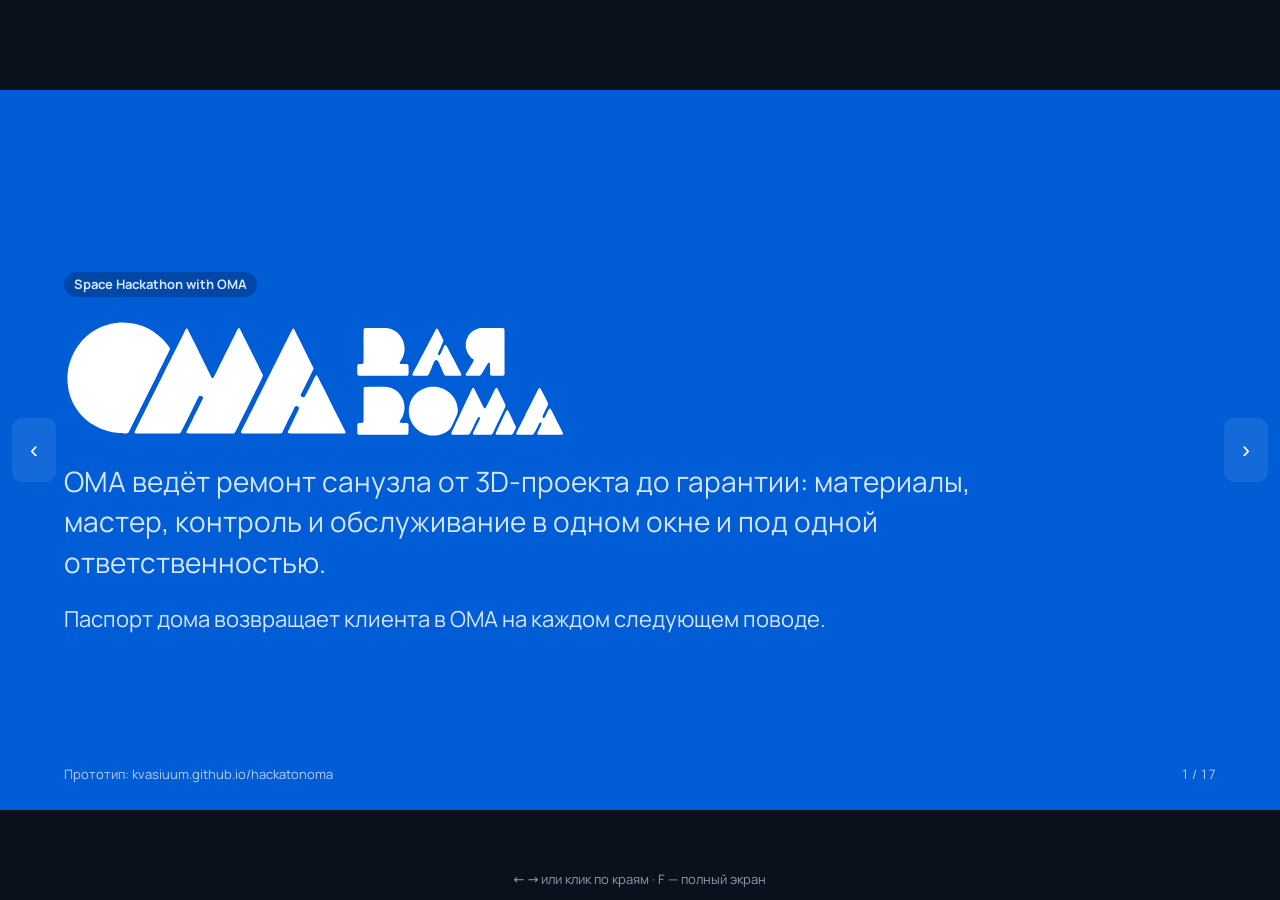
<file: slides/index.html>
<!doctype html>
<html lang="ru">
<head>
<meta charset="utf-8">
<meta name="viewport" content="width=device-width, initial-scale=1">
<title>ОМА для дома — презентация</title>
<link rel="stylesheet" href="fonts.css">
<style>
/* Layout: слайды 1280×720, масштабируются под окно; печать — один слайд на страницу.
   Один светлый вид осознанно: презентация показывается на проекторе. */
:root {
  --paper: #F3F6FB;
  --card: #FFFFFF;
  --ink: #0F1B2D;
  --muted: #5A6678;
  --line: #DCE3EE;
  --accent: #005DD6;
  --accent-deep: #0047A8;
  --accent-soft: #E3EEFC;
  --orange: #FF8200;
  --orange-ink: #1D1300;
  --warn: #9A4D00;
  --warn-soft: #FFF1E2;
  --neg: #A3AEBF;
  --f-display: "Unbounded", "Arial Black", system-ui, sans-serif;
  --f-body: "Manrope", "Segoe UI", system-ui, sans-serif;
  color-scheme: light;
}
* { box-sizing: border-box; }
html, body { margin: 0; height: 100%; background: #0A111D; }
body { font: 18px/1.45 var(--f-body); color: var(--ink); -webkit-font-smoothing: antialiased; overflow: hidden; }
.deck { position: fixed; inset: 0; display: grid; place-items: center; }
.slide {
  position: absolute; width: 1280px; height: 720px; background: var(--paper);
  padding: 56px 64px 48px; display: none; flex-direction: column; gap: 22px;
  transform-origin: center center; overflow: hidden;
}
.slide.on { display: flex; }
.num { position: absolute; right: 64px; bottom: 26px; font-size: 13px; color: var(--muted); font-variant-numeric: tabular-nums; }
.foot { position: absolute; left: 64px; bottom: 26px; font-size: 13px; color: var(--muted); }
h1 { font: 700 64px/1.05 var(--f-display); margin: 0; letter-spacing: -0.01em; }
h2 { font: 700 34px/1.15 var(--f-display); margin: 0; text-wrap: balance; max-width: 1050px; }
.lead { font-size: 22px; color: var(--muted); margin: 0; max-width: 900px; }
p { margin: 0; }
.muted { color: var(--muted); }
.small { font-size: 15px; }
.accent { color: var(--accent); }
.grid { display: grid; gap: 16px; }
.g2 { grid-template-columns: 1fr 1fr; }
.g3 { grid-template-columns: repeat(3, 1fr); }
.g4 { grid-template-columns: repeat(4, 1fr); }
.box { background: var(--card); border: 1px solid var(--line); border-radius: 14px; padding: 18px 20px; display: flex; flex-direction: column; gap: 8px; min-width: 0; }
.box b { font-size: 18px; }
.box.hl { background: var(--accent); border-color: var(--accent); color: #fff; }
.box.hl .muted { color: #D6E5FB; }
.box.or { background: var(--orange); border-color: var(--orange); color: var(--orange-ink); }
.logo { display: inline-flex; align-items: flex-end; gap: .3em; }
.logo svg { height: 1em; width: auto; display: block; flex: none; }
.logo span { font: 700 1.47em/1 var(--f-body); letter-spacing: -.01em; white-space: nowrap; }
.big { font: 700 40px/1 var(--f-display); font-variant-numeric: tabular-nums; white-space: nowrap; }
.box .tag { align-self: flex-start; }
td.v { text-align: right; white-space: nowrap; }
table { border-collapse: collapse; width: 100%; font-size: 15.5px; }
th { text-align: left; font-size: 13px; color: var(--muted); font-weight: 600; padding: 6px 10px; border-bottom: 2px solid var(--ink); }
td { padding: 7px 10px; border-bottom: 1px solid var(--line); vertical-align: top; }
td.c, th.c { text-align: center; }
.yes { color: var(--accent); font-weight: 700; }
.no { color: var(--muted); }
.quote { border-left: 0; background: var(--card); border-radius: 12px; padding: 12px 16px; font-size: 16px; }
.quote span { display: block; font-size: 13px; color: var(--muted); margin-top: 4px; }
.phones { display: flex; gap: 18px; align-items: flex-start; }
.phones figure { margin: 0; display: flex; flex-direction: column; gap: 8px; width: 214px; }
.phones img { width: 214px; height: 463px; object-fit: cover; object-position: top; border-radius: 22px; border: 6px solid #1B221E; display: block; }
.phones figcaption { font-size: 14px; color: var(--muted); }
.flow { display: flex; align-items: stretch; gap: 10px; }
.flow .box { flex: 1; }
.arrow { align-self: center; color: var(--muted); font-size: 22px; }
.tag { display: inline-block; font-size: 13px; font-weight: 700; padding: 3px 10px; border-radius: 999px; background: var(--accent-soft); color: var(--accent); }
.tag.warn { background: var(--warn-soft); color: var(--warn); }
ul.clean { margin: 0; padding-left: 20px; display: grid; gap: 6px; }
.cover { background: var(--accent); color: #fff; justify-content: center; }
.cover .lead { color: #D6E5FB; }
.cover .num, .cover .foot { color: #B7CDF2; }
.chart text { font-family: var(--f-body); fill: var(--ink); }
.chart .lbl { font-size: 13px; fill: var(--muted); }
.chart .val { font-size: 15px; font-weight: 700; }
.hint { position: fixed; bottom: 12px; left: 50%; transform: translateX(-50%); color: #8C9AB0; font: 13px var(--f-body); }
.nav-btn { position: fixed; top: 50%; transform: translateY(-50%); background: rgba(255,255,255,.08); color: #fff; border: 0; width: 44px; height: 64px; border-radius: 10px; font-size: 24px; cursor: pointer; }
.nav-btn:focus-visible { outline: 2px solid #4D8FF0; }
.prev { left: 12px; } .next { right: 12px; }
@media print {
  @page { size: 1280px 720px; margin: 0; }
  html, body { background: none; overflow: visible; height: auto; }
  .deck { position: static; display: block; }
  .slide { display: flex !important; position: relative; transform: none !important; page-break-after: always; break-after: page; }
  .hint, .nav-btn { display: none; }
}
</style>
</head>
<body>
<div class="deck" id="deck">

<section class="slide cover">
  <span class="tag" style="align-self:flex-start;background:var(--accent-deep);color:#D6E5FB">Space Hackathon with OMA</span>
  <h1 style="margin:0"><svg viewBox="0 0 1269 303" role="img" aria-label="ОМА для дома" style="height:120px;width:auto;display:block;color:#fff"><path fill="currentColor" fill-rule="evenodd" d="M 141.2 9 C 140.4 9.1 138.1 9.3 136.1 9.5 C 110.1 11.4 81.6 23.2 60.8 40.6 C 58.8 42.3 56.3 44.4 55.2 45.3 C 52.7 47.2 47.4 52.7 43.3 57.4 C 28.8 74.2 18.8 93.2 12.9 115.8 C 11.2 122.2 9.9 130.8 8.7 143.2 C 8.4 146.5 8.6 158.3 9 160.4 C 9.1 161.1 9.3 163.1 9.5 165 C 13.4 213.7 45.7 257.5 91.5 276.2 C 96.5 278.2 102.5 280.5 104 280.9 C 104.9 281.1 106.9 281.7 108.4 282.1 C 114.1 283.9 119.9 285.3 127.4 286.6 C 133.2 287.7 149.1 289 156.5 289 C 159.5 289 160.5 288.7 161.9 287.5 L 163 286.5 173.9 264.5 C 179.9 252.5 186.9 238.5 189.4 233.5 C 191.9 228.5 197.5 217.3 201.9 208.6 C 206.2 200 213.1 186.2 217.2 178.1 C 221.2 170 226.4 159.8 228.6 155.4 C 230.8 151 233.4 145.8 234.4 143.8 C 235.3 141.8 243 126.3 251.5 109.4 C 268.1 76.1 267.5 77.3 267.5 75.3 C 267.5 73 267 72.2 261.8 65.5 C 233.9 29.1 192.9 8.6 148.5 8.8 C 145.4 8.8 142.1 8.9 141.2 9 M 760.5 22.7 C 759.4 23 758.3 23.6 757.7 24.2 C 756.6 25.5 756.6 23.4 756.5 68 L 756.4 110.1 755.9 110.9 C 754.8 113 753.4 113.5 748.7 113.5 C 740.6 113.5 740.4 113.9 740.5 129.3 L 740.6 139.6 741.2 140.6 C 741.8 141.9 742.4 142.3 743.6 142.9 L 744.6 143.4 804.8 143.4 C 871 143.5 867 143.6 868.7 141.9 C 870.1 140.4 870.2 139.8 870.2 128.7 C 870.2 116.5 870.1 115.7 867.5 114.2 L 866.4 113.6 858 113.5 C 849.3 113.4 848.9 113.3 848.1 112.3 C 847.2 111.2 847.6 110.1 850.6 105.7 C 873.3 72.5 852.8 25.8 814.1 22.7 C 810.7 22.5 761.8 22.5 760.5 22.7 M 1054.4 22.7 C 1036 23.7 1020.8 36.4 1015.6 55.1 L 1014.6 58.6 1014.6 65.4 L 1014.6 72.1 1015.6 75.9 C 1018.1 85.5 1023.1 93.9 1029.2 98.8 C 1030.4 99.6 1031.9 100.8 1032.5 101.3 C 1035.1 103.3 1035.1 104.9 1032.8 108.8 C 1030.9 112.2 1025.9 120.3 1023.5 124.2 C 1022 126.7 1015.4 137.8 1014.8 138.8 C 1014 140.3 1014.5 142.2 1015.8 142.9 L 1016.6 143.4 1033 143.4 L 1049.4 143.4 1050.5 142.8 C 1052.6 141.8 1055.4 137.9 1059.8 129.6 C 1060.9 127.5 1065.1 120.4 1069.3 113.5 C 1071.5 109.9 1073.5 108.8 1074.8 110.5 C 1075.7 111.7 1075.7 112.9 1075.7 126 C 1075.8 141.3 1075.8 141.5 1078.7 142.9 L 1079.6 143.4 1094.2 143.4 L 1108.9 143.4 1110.1 142.7 C 1110.8 142.2 1111.4 141.6 1111.8 140.9 L 1112.4 139.9 1112.4 83.6 C 1112.5 43.1 1112.4 27.1 1112.2 26.2 C 1111.9 24.8 1111 23.7 1109.8 23.1 L 1108.9 22.6 1082.2 22.6 C 1067.6 22.6 1055.1 22.7 1054.4 22.7 M 440.6 23.1 C 439.6 23.6 438.5 25.1 436.8 28.8 C 435.4 31.7 418.8 65.2 399.2 104.8 C 394.3 114.6 387.6 128.1 384.3 134.8 C 377.4 148.9 376.6 149.9 374.5 149 C 373.1 148.4 372.9 148.1 358.4 118.4 C 343.7 88.2 312.2 25.5 311.5 24.9 C 310.5 24.1 309.6 24.1 308.5 24.8 L 307.6 25.4 301.5 37.6 C 268.5 103.4 257.7 124.9 254 132.5 C 248.4 144.1 232.8 175.5 202.7 235.6 C 187 267.2 178.2 285 178.1 285.7 C 177.9 287 178.5 288.2 179.7 288.7 L 180.6 289.1 236 289.1 L 291.4 289.1 292.6 288.5 C 293.2 288.2 294.2 287.5 294.7 286.9 C 295.4 286 314.2 248.8 323.1 230.4 C 324.4 227.8 327.5 221.3 330.1 216.1 C 332.7 210.9 336 204.3 337.4 201.4 C 340.1 195.8 341.2 194.2 342.7 193.7 C 345.1 192.9 349.7 195 350.8 197.4 L 351.3 198.5 351 199.8 C 350.8 201.1 347.2 208.3 324.7 253.6 C 309.2 285 309.4 284.5 309.3 285.9 L 309.2 287.2 310 288.1 C 311.3 289.3 308.3 289.3 370.8 289.2 L 427.9 289.1 429.3 288.4 C 431.3 287.5 432.2 286 435.3 279.6 C 436.7 276.7 439.3 271.5 441.1 268 C 442.9 264.5 446.3 257.6 448.8 252.6 C 454.5 241.2 456.4 237.3 463.6 223 C 505 140.7 503.4 144.2 501.3 139.6 C 499.9 136.6 473.5 83.2 458.6 53.4 C 452 40.2 446.1 28.3 445.4 27 C 443.7 23.5 442.3 22.3 440.6 23.1 M 578.3 24.4 C 577.1 24.7 575.5 27.8 552.2 74.4 C 539 100.9 516.4 146.1 502 174.9 C 487.7 203.6 472.7 233.5 468.9 241.2 C 465 249 460.4 258.2 458.7 261.6 C 448.8 281 447.2 284.4 447.1 285.8 L 446.9 287.1 447.6 287.9 C 448.8 289.3 446.9 289.2 498.1 289.2 C 551 289.3 547.8 289.4 549.8 287.6 L 551.1 286.4 557.9 272.5 C 561.7 264.9 567.9 252.3 571.7 244.6 C 575.6 236.9 579.4 229.1 580.3 227.1 C 583.7 219.6 585.2 218.6 589.9 220.9 C 595.1 223.5 595.1 223.7 587 240.1 C 584.2 245.8 580.7 253 579.2 256.1 C 577.7 259.3 574 266.9 570.9 273.1 L 565.4 284.4 565.3 285.8 L 565.2 287.2 566 288.1 C 567.3 289.3 563.1 289.3 638.8 289.2 L 708.4 289.1 709.1 288.8 C 710.3 288.2 710.8 287.2 710.8 285.9 L 710.8 284.7 700.9 264.9 C 695.4 254 690.8 245 690.7 244.9 C 690.6 244.6 684.8 233.2 656 175.5 C 639 141.5 639.3 142 637.5 142 C 635.8 142 635.3 142.9 625.6 162 C 608.1 196.5 608.6 195.5 607.4 196.7 L 606.3 197.8 605 197.8 C 602.3 197.8 598 194.9 597.6 192.9 C 597.3 191.5 597.8 190.4 601.7 182.8 C 603.8 178.8 606.8 172.9 608.5 169.5 C 610.2 166.1 614.9 156.9 618.9 148.9 C 630.1 127.1 630.7 125.8 629.9 123.2 C 629.5 121.7 582.7 28 581.5 26.2 C 580.9 25.3 579.4 24.1 579 24.3 C 578.9 24.3 578.6 24.4 578.3 24.4 M 939.9 25.3 C 939.3 26 938.2 27.7 937.2 29.5 C 936.4 31.2 934.8 34.1 933.8 36 C 932.8 37.9 930.9 41.5 929.6 44.1 C 928.3 46.7 926.2 50.8 924.9 53.1 C 923.7 55.5 921.5 59.6 920.1 62.2 C 918.7 64.9 916.7 68.8 915.6 70.9 C 914.5 72.9 912 77.5 910.2 81.1 C 906.4 88.5 900.5 99.6 899.6 101.1 C 899.3 101.7 897.1 105.9 894.7 110.5 C 892.4 115.1 889.6 120.3 888.6 122.1 C 879.3 138.9 878.4 141.5 881.2 142.9 L 882.1 143.4 899.5 143.4 L 916.9 143.4 918.1 142.9 C 920.3 142.1 921.7 139.6 924.9 131.4 C 925.2 130.7 926.3 128 927.4 125.4 C 928.4 122.8 929.9 119.2 930.5 117.5 C 934.3 108.1 936 104.8 937.7 103.9 C 941 102.2 944.2 104.3 946.4 109.6 C 947 111.3 947.9 113.2 948.3 114 C 948.6 114.8 949.7 117.3 950.7 119.6 C 951.7 122 953.1 125.1 953.8 126.6 C 954.5 128.1 955.9 131.4 957 133.9 C 961.5 144.4 958.8 143.4 982.5 143.4 L 1001.1 143.4 1001.9 142.9 C 1004.5 141.5 1004.4 140.7 999.3 131.2 C 997.5 127.8 993.6 120.4 990.6 114.6 C 987.6 108.8 984 101.9 982.5 99.1 C 981 96.4 977.8 90.3 975.4 85.6 C 965.6 66.6 965 65.5 962.9 65.5 C 961.2 65.5 961 65.7 955.1 79.1 C 949.9 90.8 948.8 92.2 946 91 C 943.7 90.1 943.7 88.3 946 83.4 C 949.2 76.4 955.9 60.9 957.4 56.8 C 958.6 53.6 958.6 53.7 947.7 32.6 C 943.1 23.7 942.2 22.9 939.9 25.3 M 926.1 171.3 C 898.5 174.8 876.3 194.5 872.2 219.3 C 871.9 220.6 871.5 223.1 871.2 225 C 869.9 232.6 870.9 242.9 874 252.1 C 879 267.5 890.2 280.6 904.6 287.8 C 910.3 290.6 915.4 292.3 920.9 293.3 C 927.9 294.5 928.1 294.6 933.9 294.4 L 939.4 294.3 943.9 293.4 C 956.5 290.9 969.9 284 975.4 277 C 976.6 275.5 981.3 266.2 984.1 259.8 C 984.6 258.7 986.4 254.8 988.2 251.1 C 994.2 238.5 994.7 237 994.4 228.6 C 993.7 202.4 974.9 179.7 948.1 172.8 L 943.9 171.8 938.3 171.3 C 931.7 170.7 930.7 170.7 926.1 171.3 M 777.8 171.2 L 759.9 171.4 759.1 171.8 C 758.3 172.3 757.5 173.1 757 174 C 756.7 174.5 756.6 181.7 756.5 216.8 L 756.4 258.9 755.8 259.9 C 755.5 260.4 754.8 261.2 754.3 261.5 L 753.4 262.1 748.9 262.3 C 743.4 262.4 742.4 262.8 741.2 265.1 L 740.6 266.1 740.6 277.4 L 740.6 288.6 741.2 289.8 C 741.8 291.1 742.8 291.9 744.1 292.3 C 744.6 292.4 768.1 292.5 805.5 292.5 L 866 292.5 867 292.1 C 869.9 290.9 870 290.4 870 277 L 870 266.1 869.5 265.1 C 868.4 262.7 866.8 262.3 856.2 262.3 C 846.4 262.2 845.7 261.4 849.9 255.1 C 862.8 235.9 863.2 212.2 851 193.6 C 843.4 182.2 832.4 175 817.6 172 C 815.2 171.5 802.7 170.9 797.4 171.1 C 796.4 171.1 787.6 171.2 777.8 171.2 M 1032.2 174.1 C 1031.2 174.7 1029.8 177.3 1024.8 188.1 C 1023.9 190.1 1021.9 194.3 1020.4 197.5 C 1014.1 210.4 1011.1 216.8 1009.6 220.2 C 1007.9 224 1006.3 227.3 1001.1 238.5 C 997.1 246.9 994 253.5 988.9 264.8 C 986.6 269.7 984 275.2 983.1 277.1 C 977.6 288 976.9 290.6 979.3 291.9 L 980.1 292.4 1000.5 292.4 L 1020.9 292.5 1022.3 291.8 C 1024.3 290.7 1027.2 285.8 1034.6 270.1 C 1045 248.3 1046.1 246.5 1049 248 C 1051.4 249.3 1050.9 251.1 1044.8 263.5 C 1031.1 291.4 1031.5 290.4 1034.3 291.9 L 1035.1 292.4 1056.9 292.4 L 1078.6 292.4 1079.4 292 C 1081.5 290.8 1082.3 289.5 1086.4 280.8 C 1088 277.2 1091 270.9 1093 266.8 C 1095 262.6 1097.7 257 1098.9 254.5 C 1100.1 252 1102.5 246.9 1104.3 243.2 C 1113.6 224 1114.8 221.1 1114.8 218.8 C 1114.8 216.4 1114.8 216.3 1100.4 187.5 C 1091.5 169.7 1092 169.8 1084.5 185.2 C 1082 190.3 1079.2 196 1078.1 198 C 1077.1 200 1073.8 206.5 1070.9 212.4 C 1064.6 225.2 1064.7 224.9 1063.6 225.4 L 1062.8 225.8 1061.9 225.4 C 1061.1 225.1 1059.2 222.7 1059.2 222.1 C 1059.2 221.8 1036.3 176 1035.7 175.2 C 1034.8 173.9 1033.4 173.5 1032.2 174.1 M 1200.1 174.5 C 1199.1 174.9 1198.4 176.1 1194.1 184.6 C 1187.8 197.1 1175.8 220.9 1164.1 244.1 C 1158.6 255.1 1151.3 269.5 1148 276.1 L 1141.9 288.2 1141.9 289.3 C 1141.9 290.9 1142.8 291.9 1144.5 292.2 C 1146.3 292.6 1182.3 292.6 1183.6 292.2 C 1185.9 291.6 1189.8 284.9 1197.9 267.6 C 1199.3 264.7 1200.2 263.1 1200.8 262.4 L 1201.8 261.5 1202.9 261.5 C 1206.6 261.5 1206.6 264 1203 271.5 C 1194 290.5 1193.9 290.5 1196.6 291.9 L 1197.4 292.4 1226.8 292.4 C 1259.2 292.5 1258 292.6 1259.2 291.3 L 1260.1 290.5 1259.9 289.1 L 1259.8 287.8 1249.7 267.7 C 1244.2 256.7 1237.4 243.2 1234.7 237.8 C 1226.4 221.2 1227 221.1 1217.4 241.5 C 1213.7 249.3 1213.1 250 1210.8 250 C 1207.7 250 1207.5 247.3 1210.1 241.8 C 1211 239.9 1213.7 234.2 1216.1 229.1 C 1218.6 224 1221 219 1221.4 217.9 L 1222.3 216 1222.2 214.1 L 1222.1 212.2 1215.8 199.7 C 1202.7 173.8 1202.5 173.5 1200.1 174.5 M 1118.1 230.2 C 1117.2 230.8 1115.9 233.2 1113.6 238.4 C 1112.9 240.2 1111.8 242.3 1111.4 243.1 C 1110.9 244 1109.5 246.9 1108.2 249.8 C 1106.9 252.6 1104.2 258.2 1102.3 262.2 C 1100.3 266.2 1098.8 269.6 1098.8 269.7 C 1098.8 269.7 1097.1 273.2 1095 277.5 C 1087.1 293.8 1085.6 292.6 1112.1 292.5 L 1130.4 292.4 1131.4 291.8 C 1133.1 290.9 1134 289.6 1137.5 282.3 L 1140.9 275.4 1140.9 273.5 L 1140.9 271.6 1138.3 266.4 C 1136.9 263.5 1134.3 258 1132.5 254.1 C 1121 229.6 1120.5 228.8 1118.1 230.2"/></svg></h1>
  <p class="lead" style="font-size:28px;max-width:980px">ОМА ведёт ремонт санузла от 3D-проекта до гарантии: материалы, мастер, контроль и обслуживание в одном окне и под одной ответственностью.</p>
  <p class="lead">Паспорт дома возвращает клиента в ОМА на каждом следующем поводе.</p>
  <span class="foot">Прототип: kvasiuum.github.io/hackatonoma</span><span class="num"></span>
</section>

<section class="slide">
  <h2>Магазин помогает купить, но не помогает сделать</h2>
  <p class="lead">Из 7 этапов пути клиента ОМА сопровождает только покупку. На остальных клиент остаётся один — и именно там он уходит.</p>
  <div class="grid g3">
    <div class="quote">«Почему один просит 1000, а другой 3000? Мастер даёт свой список материалов, и я не понимаю, зачем там эти позиции»<span>Этап 2 · смета и подрядчик</span></div>
    <div class="quote">«Мастер снова просит докупить. Как я проверю, правильно ли он кладёт плитку?»<span>Этап 5 · работы</span></div>
    <div class="quote">«Кто виноват — мастер, который плохо положил, или магазин, который продал плохой клей?»<span>Этап 6 · приёмка</span></div>
  </div>
  <div class="box" style="margin-top:6px">
    <b>Корневая причина («5 почему» из методологии ОМА)</b>
    <p>Магазин ориентирован на продажу, а не на помощь в планировании и выполнении. Клиенту нужен проводник, а не продавец.</p>
  </div>
  <span class="foot">Цитаты — из материалов ОМА «Исследование пользователя и подтверждение проблемы»</span><span class="num"></span>
</section>

<section class="slide">
  <h2>Для кого: частные клиенты ОМА, а работы делают бригады-партнёры</h2>
  <div class="grid g2">
    <div class="box hl"><span class="tag" style="align-self:flex-start;background:var(--accent-deep);color:#D6E5FB">Основной</span><b>A. «Первый серьёзный ремонт»</b><p class="small muted">капитальный ремонт санузла · комфорт · новичок · омниканальность</p><p>Боится ошибиться в расчёте, нанять не того мастера и сорвать сроки. Покупает проект «материалы + работы».</p></div>
    <div class="box"><b>B. «Сделаю сам, но правильно»</b><p class="small muted">косметический ремонт · эконом · опытный · онлайн и самовывоз</p><p>Нужны точный расчёт, одна партия плитки, инструмент и способ довезти.</p></div>
    <div class="box"><b>C. «Точечная задача»</b><p class="small muted">обустройство · комфорт · любой опыт · онлайн</p><p>Поставить смеситель, повесить полку, собрать шкаф — без поиска мастера на час работы.</p></div>
    <div class="box" style="border-style:dashed"><b>Партнёры: бригады и ИП (B2B)</b><p class="small muted">уже покупают материалы в OMA PRO</p><p>Не пользователи сервиса, а исполнители. Получают поток заказов, материалы к сроку и оплату за этап. Клиенту бригада видна как «партнёр ОМА».</p></div>
  </div>
  <span class="num"></span>
</section>

<section class="slide">
  <h2>Почему санузел и почему ОМА может это сделать уже сейчас</h2>
  <div class="grid g2" style="align-items:start">
    <div class="box">
      <b>Санузел — самая нервная часть ремонта</b>
      <ul class="clean">
        <li>Расчёт плитки с подрезкой, клей, затирка, гидроизоляция</li>
        <li>Оттенок плитки должен быть из одной партии</li>
        <li>Ошибка видна годами и стоит переделки</li>
        <li>У ОМА уже есть вход: бесплатный 3D-проект ванной и Центр дизайна плитки</li>
      </ul>
    </div>
    <div class="grid g2">
      <div class="box"><span class="big">70 000+</span><span class="muted small">SKU в наличии</span></div>
      <div class="box"><span class="big">4 000+</span><span class="muted small">юрлиц в месяц в OMA PRO — будущие бригады-партнёры</span></div>
      <div class="box"><span class="big">800 тыс.+</span><span class="muted small">участников «Баланс»</span></div>
      <div class="box"><span class="big">28 + 8</span><span class="muted small">магазинов ОМА и «ОМА КСТАТИ»</span></div>
    </div>
  </div>
  <p class="muted small">Плюс сервисы, которые сейчас не связаны в один сценарий: персональный менеджер, 3D-конструктор кухни, аренда инструмента и прицепа, сервисный центр.</p>
  <span class="foot">Цифры — корпоративная презентация ОМА 2027</span><span class="num"></span>
</section>

<section class="slide">
  <h2>Мастера у ОМА уже есть. Новое — ОМА отвечает за результат</h2>
  <table>
    <thead><tr><th>Есть сейчас (oma.by)</th><th>Ограничение</th><th>Что добавляет «ОМА для дома»</th></tr></thead>
    <tbody>
      <tr><td>«Услуги мастеров»: 140+ видов работ партнёров</td><td class="muted">Мастера выбираете сами, отвечает партнёр</td><td>ОМА — исполнитель проекта: одна цена, договор, гарантия</td></tr>
      <tr><td>«Покупка под ключ»</td><td class="muted">Офлайн, в отдельных гипермаркетах</td><td>Онлайн во всех регионах: этапы, фото, чек-лист, оплата после приёмки</td></tr>
      <tr><td>Бесплатный 3D-дизайн ванной</td><td class="muted">Расчёт плитки рекомендательный</td><td>Смета на всё помещение и гарантия расчёта: не хватило — довезём бесплатно</td></tr>
      <tr><td>Доставка с подъёмом, прокат</td><td class="muted">Не связаны с работами</td><td>Доставка к дате этапа, резерв одной партии</td></tr>
      <tr><td>Рассрочка до 60 месяцев</td><td class="muted">Услуги мастеров в рассрочку нельзя</td><td>Проект «материалы + работы» одним заказом — предмет переговоров с банком</td></tr>
      <tr><td>«Лёгкий возврат», «Баланс»</td><td class="muted">Остатки после ремонта не вернуть</td><td>Целые упаковки проекта — 60 дней за бонусы</td></tr>
      <tr><td>Чеки и история покупок</td><td class="muted">Нет связи с работами</td><td>Паспорт дома: партии, гарантии, акты, бригада, уход</td></tr>
    </tbody>
  </table>
  <div class="box or"><b>Сейчас ОМА помогает найти мастера. Мы предлагаем, чтобы ОМА отвечала за ремонт целиком и оставалась с клиентом после него</b></div>
  <span class="foot">Источники: oma.by/buyers/services, новости oma.by; корпоративная презентация ОМА 2027</span><span class="num"></span>
</section>

<section class="slide">
  <h2>Решение: шесть модулей вокруг одного проекта</h2>
  <div class="grid g3">
    <div class="box"><b>1. Проект и смета</b><p class="small">Импорт 3D-проекта, три уровня, пояснение к каждой позиции, предупреждение о переустройстве</p></div>
    <div class="box"><b>2. Резерв и логистика</b><p class="small">Одна партия плитки на 7 дней, доставка к дате этапа, аренда инструмента и прицепа</p></div>
    <div class="box"><b>3. Мастер ОМА</b><p class="small">Фиксированная цена работ, бригады-партнёры, исполнитель и гарантия — ОМА</p></div>
    <div class="box"><b>4. Контроль и приёмка</b><p class="small">Фото по этапам, чек-лист проверки, оплата этапа после приёмки, докупка в 2 клика</p></div>
    <div class="box"><b>5. Паспорт дома</b><p class="small">Чеки, артикулы, партии, гарантии, бригада, возврат остатков, календарь ухода</p></div>
    <div class="box"><b>6. «Баланс» за проект</b><p class="small">Бонусы за товары, работы и своевременное обслуживание</p></div>
  </div>
  <div class="box or"><b>Результат для клиента</b><p>От сметы до старта работ — до 10 дней, цена известна до начала, один ответственный за товар и работу, вся история в приложении.</p></div>
  <span class="num"></span>
</section>

<section class="slide">
  <h2>Как это выглядит: прототип</h2>
  <div class="phones">
    <figure><img src="img/01-home.png" alt="Главная: напоминание из Паспорта и вход из 3D-проекта"><figcaption>Вход из 3D-проекта и напоминание из Паспорта</figcaption></figure>
    <figure><img src="img/02-estimate.png" alt="Смета с пояснениями и резервом партии"><figcaption>Смета: зачем каждая позиция, одна партия</figcaption></figure>
    <figure><img src="img/03-brigade.png" alt="Выбор бригады при фиксированной цене"><figcaption>Цена одна, исполнитель — ОМА</figcaption></figure>
    <figure><img src="img/04-stage.png" alt="Этап с чек-листом проверки"><figcaption>Этап: фото, чек-лист, оплата после приёмки</figcaption></figure>
    <figure><img src="img/05-passport.png" alt="Паспорт дома"><figcaption>Паспорт дома и возврат остатков</figcaption></figure>
  </div>
  <span class="foot">kvasiuum.github.io/hackatonoma — кликабельно, данные условные</span><span class="num"></span>
</section>

<section class="slide">
  <h2>Путь клиента: от потребности до регулярного использования</h2>
  <table>
    <thead><tr><th>Этап</th><th>Было</th><th>Касание «ОМА для дома»</th><th>Метрика</th></tr></thead>
    <tbody>
      <tr><td><b>1. Идея</b></td><td>Страх объёма, ремонт откладывается</td><td>3D-проект ванной → план из 5 шагов</td><td>Начатые проекты</td></tr>
      <tr><td><b>2. Смета</b></td><td>«Куплю мало или лишнего»</td><td>Смета из каталога с пояснениями</td><td>3D → смета</td></tr>
      <tr><td><b>3. Мастер</b></td><td>«1000 или 3000?», страх мошенников</td><td>Фиксированная цена, бригада-партнёр, исполнитель ОМА</td><td>Смета → заказ</td></tr>
      <tr><td><b>4. Логистика</b></td><td>«Как довезти и успеть к выходным?»</td><td>Резерв партии, доставка к дате этапа</td><td>Старт в срок</td></tr>
      <tr><td><b>5. Работы</b></td><td>«Не понимаю, правильно ли кладёт»</td><td>Фото, чек-лист, докупка в 2 клика</td><td>Дни простоя</td></tr>
      <tr><td><b>6. Приёмка</b></td><td>«Кто виноват?», остатки</td><td>Оплата после приёмки, возврат остатков</td><td>Без претензий, NPS</td></tr>
      <tr><td><b>7. Постсервис</b></td><td>«Где гарантийный талон?»</td><td>Паспорт дома, гарантия ОМА</td><td>Решено за 5 дней</td></tr>
      <tr><td><b>8. Регулярно</b></td><td>Идёт в первый попавшийся магазин</td><td>Календарь ухода, та же бригада, следующий проект</td><td>Повтор за 90 / 365 дней</td></tr>
    </tbody>
  </table>
  <span class="foot">Второй вход — от покупки товара: «С установкой» в карточке смесителя → мастер → Паспорт</span><span class="num"></span>
</section>

<section class="slide">
  <h2>Модули связаны: каждый передаёт данные следующему</h2>
  <div class="flow">
    <div class="box"><b>3D-проект</b><p class="small muted">размеры, товары</p></div><span class="arrow">→</span>
    <div class="box"><b>Смета</b><p class="small muted">артикулы, количество</p></div><span class="arrow">→</span>
    <div class="box"><b>Резерв и доставка</b><p class="small muted">партия, дата этапа</p></div><span class="arrow">→</span>
    <div class="box"><b>Работы и приёмка</b><p class="small muted">фото, акт</p></div><span class="arrow">→</span>
    <div class="box hl"><b>Паспорт дома</b><p class="small muted">гарантии, уход</p></div>
  </div>
  <div class="grid g3">
    <div class="box"><b>Повторная покупка</b><p class="small">Календарь ухода: швы, пропитка, картридж смесителя — с кнопкой «Заказать в ОМА»</p></div>
    <div class="box"><b>Гарантия в одном окне</b><p class="small">Одно обращение по товару и работе, гарантия продлевается на время устранения</p></div>
    <div class="box"><b>Следующий проект</b><p class="small">Размеры, материалы и бригада уже известны: кухня или полы запускаются быстрее</p></div>
  </div>
  <p class="muted">Клиент возвращается в ОМА не по рекламе, а потому что вся история его дома — здесь.</p>
  <span class="num"></span>
</section>

<section class="slide">
  <h2>Конкуренты и альтернативы</h2>
  <table>
    <thead><tr><th>Что важно клиенту</th><th class="c">Бригада «по знакомству»</th><th class="c">Услуги Onliner, Kufar</th><th class="c">Wildberries, Ozon</th><th class="c">ОМА Дом</th></tr></thead>
    <tbody>
      <tr><td>Расчёт материалов с пояснением</td><td class="c no">частично</td><td class="c no">нет</td><td class="c no">нет</td><td class="c yes">да</td></tr>
      <tr><td>Материалы в наличии и одной партии</td><td class="c no">нет</td><td class="c no">нет</td><td class="c no">частично</td><td class="c yes">резерв</td></tr>
      <tr><td>Доставка к дате работ</td><td class="c no">нет</td><td class="c no">нет</td><td class="c no">частично</td><td class="c yes">да</td></tr>
      <tr><td>Фиксированная цена работ</td><td class="c no">нет</td><td class="c no">нет</td><td class="c no">—</td><td class="c yes">да</td></tr>
      <tr><td>Оплата после приёмки этапа</td><td class="c no">договорённость</td><td class="c no">договорённость</td><td class="c no">—</td><td class="c yes">да</td></tr>
      <tr><td>Один ответственный за товар и работу</td><td class="c no">нет</td><td class="c no">нет</td><td class="c no">нет</td><td class="c yes">ОМА</td></tr>
      <tr><td>История ремонта и гарантии</td><td class="c no">нет</td><td class="c no">нет</td><td class="c no">частично</td><td class="c yes">Паспорт</td></tr>
    </tbody>
  </table>
  <p class="small muted">Ориентиры: IKEA встроила сборку TaskRabbit в оформление заказа — на 50% больше клиентов добавляют услугу, возвраты сложной мебели −40% (Retail TouchPoints, 2025). У «Лемана ПРО» 28% покупок — с услугами (retail.ru, 2025).</p>
  <span class="num"></span>
</section>

<section class="slide">
  <h2>Почему клиент выберет ОМА</h2>
  <div class="grid g2">
    <div class="box hl"><b>1. Один ответственный</b><p>Исполнитель работ перед клиентом — сама ОМА. Вопрос «мастер или клей» исчезает.</p></div>
    <div class="box"><b>2. Люди уже есть</b><p>Бригады уже покупают в OMA PRO — B2B-сервисе ОМА. Исполнителей не нужно искать с нуля, как на досках объявлений.</p></div>
    <div class="box"><b>3. Вход, которого нет у других</b><p>Бесплатный 3D-проект ванной превращается в смету и заказ одним действием.</p></div>
    <div class="box"><b>4. Склад и сроки</b><p>70 000+ SKU в наличии, резерв одной партии, доставка к этапу, аренда инструмента и прицепа.</p></div>
    <div class="box"><b>5. «Баланс» за весь проект</b><p>800 тыс.+ участников уже в программе; бонусы и за работы, и за уход.</p></div>
    <div class="box"><b>6. Паспорт дома</b><p>Вся история квартиры в приложении ОМА — повод вернуться через месяц, год и пять лет.</p></div>
  </div>
  <span class="num"></span>
</section>

<section class="slide">
  <h2>Монетизация: вклад одного проекта санузла</h2>
  <div class="grid" style="grid-template-columns: 1.35fr 1fr; align-items:start">
    <svg class="chart" viewBox="0 0 700 390" role="img" aria-labelledby="ue-title ue-desc">
      <title id="ue-title">Вклад проекта санузла, BYN</title>
      <desc id="ue-desc">Дополнительная маржа товаров 338, маржа работ 333, эквайринг минус 75, координация минус 60, гарантийный резерв минус 50, продвижение минус 40, итого 446.</desc>
      <line x1="40" y1="330" x2="690" y2="330" stroke="#D8DDD5" stroke-width="1"/>
      <!-- шкала: 0..700 BYN → 330..30 px, 1 BYN = 0.4286 px -->
      <g id="bars"></g>
    </svg>
    <div class="grid">
      <table>
        <tbody>
          <tr><td>Товары / работы, с НДС</td><td class="v">3 000 / 2 000</td></tr>
          <tr><td>Маржа товаров 27%, из неё дополнительная 50%</td><td class="v">338</td></tr>
          <tr><td>Маржа работ (бригаде 80%)</td><td class="v">333</td></tr>
          <tr><td>Переменные затраты</td><td class="v">−225</td></tr>
          <tr><td><b>Вклад проекта</b></td><td class="v"><b>≈ 446 BYN</b></td></tr>
          <tr><td>С повторными покупками и следующим проектом</td><td class="v">≈ 500 BYN</td></tr>
        </tbody>
      </table>
      <p class="small muted">Источники дохода: маржа товаров и работ (пилот), агентское вознаграждение банков (год 1), комиссия подрядчиков и подписка «Сервис-план» (год 2). Места в выдаче мастеров не продаются.</p>
    </div>
  </div>
  <span class="foot">Все цифры — допущения команды, проверяются в пилоте на данных ОМА</span><span class="num"></span>
</section>

<section class="slide">
  <h2>Безубыточность пилота — около 90 проектов в месяц</h2>
  <div class="grid g3">
    <div class="box"><span class="muted small">Постоянные затраты пилота</span><span class="big">46 000</span><span class="small muted">BYN в месяц: продукт и разработка, 3 координатора, технолог, юрист</span></div>
    <div class="box"><span class="muted small">Ниша: ремонты санузла с мастером, Минск (оценка)</span><span class="big">≈ 1 800</span><span class="small muted">в месяц: 800 тыс. домохозяйств, цикл 15 лет, ≈ 40% с мастером</span></div>
    <div class="box or"><span class="small">Цель базового сценария</span><span class="big">100</span><span class="small">проектов в месяц — 5–6% ниши</span></div>
  </div>
  <table>
    <thead><tr><th>Сценарий, 6-й месяц</th><th>Проектов</th><th>Типовых услуг</th><th>Вклад, BYN</th><th>Результат в месяц, BYN</th></tr></thead>
    <tbody>
      <tr><td>Осторожный</td><td>40</td><td>150</td><td>20 465</td><td>−25 535</td></tr>
      <tr><td><b>Базовый</b></td><td><b>100</b></td><td><b>300</b></td><td><b>49 850</b></td><td><b>+3 850</b></td></tr>
      <tr><td>Оптимистичный</td><td>180</td><td>600</td><td>90 780</td><td>+44 780</td></tr>
    </tbody>
  </table>
  <p class="small muted">Масштабируем, если на 6-й месяц: ≥ 70 проектов, ≥ 90% без претензий, NPS ≥ 50, повторная покупка через Паспорт за 90 дней ≥ 15%.</p>
  <span class="num"></span>
</section>

<section class="slide">
  <h2>Масштабирование: новая категория — это шаблон, а не новая разработка</h2>
  <div class="grid g3">
    <div class="box"><b>Шаблон категории</b><ul class="clean small"><li>вход</li><li>калькулятор</li><li>комплекты товаров</li><li>типовые работы с ценой</li><li>чек-лист приёмки</li><li>календарь ухода</li></ul><p class="small muted">Запуск категории — 6–8 недель</p></div>
    <div class="box" style="grid-column: span 2">
      <b>Очерёдность</b>
      <table>
        <tbody>
          <tr><td>1</td><td><b>Санузел + 10 типовых услуг</b></td><td class="muted">3D-дизайн ванной уже есть</td></tr>
          <tr><td>2</td><td><b>Кухня</b></td><td class="muted">3D-конструктор кухни на сайте</td></tr>
          <tr><td>3</td><td><b>Полы и двери</b></td><td class="muted">простая цена за м² и за штуку</td></tr>
          <tr><td>4</td><td><b>Дача и сад</b></td><td class="muted">15 садовых центров, Sato Garden</td></tr>
          <tr><td>5</td><td><b>Отопление и утепление</b></td><td class="muted">больше половины ввода жилья — индивидуальные дома</td></tr>
        </tbody>
      </table>
    </div>
  </div>
  <div class="grid g4">
    <div class="box"><b>28 магазинов</b><p class="small muted">точка продажи проекта, возврат остатков</p></div>
    <div class="box"><b>«ОМА КСТАТИ»</b><p class="small muted">быстрые услуги «мастер на час»</p></div>
    <div class="box"><b>Франчайзинг</b><p class="small muted">регионы с бригадами из местного OMA PRO</p></div>
    <div class="box"><b>OMA PRO</b><p class="small muted">арендодатели и управляющие организации</p></div>
  </div>
  <span class="num"></span>
</section>

<section class="slide">
  <h2>Законодательство РБ: продукт можно запускать</h2>
  <div class="grid g2" style="align-items:start">
    <div class="box hl">
      <b>Пилот: ОМА — исполнитель работ</b>
      <p class="small">Купля-продажа и бытовой подряд с ОМА, бригады — субподрядчики ОМА. Деньги принимает сама ОМА: нет вопросов о приёме платежей в пользу третьих лиц, клиенту понятно, кто отвечает.</p>
      <p class="small" style="color:#D6E5FB">ГК · Закон № 90-З «О защите прав потребителей» · Указ № 371, Реестр бытовых услуг · Закон № 164-З о платёжных системах</p>
    </div>
    <div class="box">
      <b>Площадка подрядчиков — вторая фаза</b>
      <p class="small">Только после принятия закона о платформенной экономике: проект на рассмотрении в Совмине (2026).</p>
    </div>
  </div>
  <table>
    <thead><tr><th>Новое в 2024–2026</th><th>Как учтено</th></tr></thead>
    <tbody>
      <tr><td>Правила дистанционной торговли, пост. № 489 (с 11.07.2025: проверка заказа, подтверждение договора, электронные обращения)</td><td>Экран проверки заказа, подтверждение, обращение из Паспорта</td></tr>
      <tr><td>Правила бытового обслуживания, пост. № 134 (с 25.04.2026)</td><td>Информация об исполнителе и гарантии в смете, бейджи бригад, продление гарантии</td></tr>
      <tr><td>Переустройство и перепланировка, пост. № 164 (с июля 2026): гидроизоляция без проекта</td><td>Гидроизоляция — без согласований; перенос сетей — этап «решение исполкома»</td></tr>
      <tr><td>Закон № 99-З о персональных данных, практика НЦЗПД по cookies</td><td>Отдельное согласие на рекламу, отзыв в один переключатель, хранение в РБ</td></tr>
    </tbody>
  </table>
  <span class="foot">Подробно: docs/legal-compliance.md · перед запуском юрист ОМА сверяет редакции актов</span><span class="num"></span>
</section>

<section class="slide">
  <h2>План запуска</h2>
  <div class="flow">
    <div class="box"><span class="tag">Недели 1–4</span><b>Подтверждение</b><p class="small">Интервью 5–7 на сегмент, выгрузка данных ОМА, отбор 15 бригад</p></div>
    <div class="box"><span class="tag">Месяцы 1–3</span><b>Право и операции</b><p class="small">Реестр бытовых услуг, оферта, субподряд, прайс, чек-листы</p></div>
    <div class="box"><span class="tag">Месяцы 2–4</span><b>MVP</b><p class="small">Раздел в приложении и на oma.by, интеграция с «Баланс» и 3D</p></div>
    <div class="box hl"><span class="tag" style="background:var(--accent-deep);color:#D6E5FB">Месяцы 4–9</span><b>Пилот, Минск</b><p class="small">3 гипермаркета, санузел + 10 услуг</p></div>
    <div class="box"><span class="tag">Месяцы 10–24</span><b>Масштаб</b><p class="small">Кухня, регионы, площадка подрядчиков, «Сервис-план»</p></div>
  </div>
  <div class="grid g2">
    <div class="box">
      <b>Что проверяем в первые 4 недели</b>
      <ul class="clean small">
        <li>H-A: новичок откладывает ремонт из-за мастера и расчёта — ≥ 60% интервью</li>
        <li>H-B: докупка той же плитки в течение 30 дней — ≥ 15% проектов (данные ОМА)</li>
        <li>H-C: кнопка «с установкой» поднимает конверсию карточки — ≥ 10%</li>
        <li>H-D: бригады теряют дни из-за материалов — 3 из 5 интервью</li>
      </ul>
    </div>
    <div class="box">
      <b>Главные риски</b>
      <ul class="clean small">
        <li>Брак работ → пробный объект, технолог, оплата после приёмки, резерв 3%</li>
        <li>Нехватка бригад в сезон → пул ×1,5, честный срок старта в смете</li>
        <li>Регулирование платформ → пилот на модели, которая от него не зависит</li>
      </ul>
    </div>
  </div>
  <span class="num"></span>
</section>

<section class="slide cover">
  <h1 style="font-size:52px">Что нужно от ОМА для пилота</h1>
  <div class="grid g3" style="margin-top:12px">
    <div class="box" style="background:var(--accent-deep);border-color:var(--accent-deep);color:#fff"><b>Данные</b><p class="small" style="color:#D6E5FB">3D-проекты ванных, докупки и возвраты плитки, поиск на сайте — для подтверждения гипотез</p></div>
    <div class="box" style="background:var(--accent-deep);border-color:var(--accent-deep);color:#fff"><b>3 гипермаркета Минска</b><p class="small" style="color:#D6E5FB">Центр дизайна плитки и персональные менеджеры как точка продажи проектов</p></div>
    <div class="box" style="background:var(--accent-deep);border-color:var(--accent-deep);color:#fff"><b>15 бригад-партнёров</b><p class="small" style="color:#D6E5FB">Из клиентов OMA PRO с историей закупок от 6 месяцев</p></div>
  </div>
  <p class="lead" style="margin-top:12px">«ОМА для дома» превращает покупку в проект, проект — в Паспорт дома, а Паспорт — в следующую покупку.</p>
  <span class="foot">Прототип: kvasiuum.github.io/hackatonoma · Концепция и правовой разбор — в репозитории</span><span class="num"></span>
</section>

</div>
<button class="nav-btn prev" id="prev" aria-label="Предыдущий слайд">‹</button>
<button class="nav-btn next" id="next" aria-label="Следующий слайд">›</button>
<div class="hint">← → или клик по краям · F — полный экран</div>

<script>
// водопад юнит-экономики: позитивные шаги акцентом, затраты нейтральным, итог — тёмным
(function () {
  const steps = [[['Маржа', 'товаров'], 338], [['Маржа', 'работ'], 333], [['Эквай-', 'ринг'], -75], [['Коорди-', 'нация'], -60], [['Гарантия', '3%'], -50], [['Продви-', 'жение'], -40]];
  const y = v => 330 - v * 300 / 700, h = v => v * 300 / 700;
  const g = document.getElementById('bars'), NS = 'http://www.w3.org/2000/svg';
  const add = (tag, attrs, text) => { const el = document.createElementNS(NS, tag); for (const k in attrs) el.setAttribute(k, attrs[k]); if (text != null) el.textContent = text; g.appendChild(el); return el; };
  let run = 0, x = 50; const w = 70, gap = 22;
  const bar = (label, from, to, color, valueText) => {
    const top = Math.max(from, to), bot = Math.min(from, to);
    const r = add('rect', { x, y: y(top), width: w, height: Math.max(2, h(top - bot)), rx: 4, fill: color });
    const tip = document.createElementNS(NS, 'title'); tip.textContent = `${label.join(' ').replace('- ', '')}: ${valueText} BYN`; r.appendChild(tip);
    add('text', { x: x + w / 2, y: y(top) - 8, 'text-anchor': 'middle', class: 'val' }, valueText);
    label.forEach((wd, i) => add('text', { x: x + w / 2, y: 350 + i * 16, 'text-anchor': 'middle', class: 'lbl' }, wd));
    x += w + gap;
  };
  steps.forEach(([label, v]) => { const from = run; run += v; bar(label, from, run, v > 0 ? '#005DD6' : '#A3AEBF', (v > 0 ? '+' : '−') + Math.abs(v)); });
  bar(['Вклад', 'проекта'], 0, run, '#FF8200', '≈ ' + run);
})();

const slides = [...document.querySelectorAll('.slide')];
slides.forEach((s, i) => { const n = s.querySelector('.num'); if (n) n.textContent = `${i + 1} / ${slides.length}`; });
let cur = 0;
const fromHash = () => { const m = /^#(\d+)$/.exec(location.hash); return m ? Math.min(Math.max(+m[1] - 1, 0), slides.length - 1) : 0; };
function fit() {
  const k = Math.min(innerWidth / 1280, innerHeight / 720);
  slides.forEach(s => { s.style.transform = `scale(${k})`; });
}
function show(i) {
  cur = Math.min(Math.max(i, 0), slides.length - 1);
  slides.forEach((s, j) => s.classList.toggle('on', j === cur));
  try { history.replaceState(null, '', '#' + (cur + 1)); } catch (e) {}
}
addEventListener('resize', fit);
addEventListener('keydown', e => {
  if (['ArrowRight', 'PageDown', ' '].includes(e.key)) { e.preventDefault(); show(cur + 1); }
  if (['ArrowLeft', 'PageUp'].includes(e.key)) { e.preventDefault(); show(cur - 1); }
  if (e.key === 'Home') show(0);
  if (e.key === 'End') show(slides.length - 1);
  if (e.key === 'f' || e.key === 'F') { document.fullscreenElement ? document.exitFullscreen() : document.documentElement.requestFullscreen?.().catch(() => {}); }
});
document.getElementById('prev').onclick = () => show(cur - 1);
document.getElementById('next').onclick = () => show(cur + 1);
fit(); show(fromHash());
</script>
</body>
</html>
</file>
<file: slides/fonts.css>
@font-face{font-family:"Manrope";font-style:normal;font-weight:400;font-display:swap;src:url(fonts/manrope-cyrillic-400-normal.woff2) format("woff2");unicode-range:U+0301,U+0400-045F,U+0490-0491,U+04B0-04B1,U+2116}
@font-face{font-family:"Manrope";font-style:normal;font-weight:400;font-display:swap;src:url(fonts/manrope-latin-400-normal.woff2) format("woff2");unicode-range:U+0000-00FF,U+0131,U+0152-0153,U+02BB-02BC,U+02C6,U+02DA,U+02DC,U+0304,U+0308,U+0329,U+2000-206F,U+20AC,U+2122,U+2191,U+2193,U+2212,U+2215,U+FEFF,U+FFFD}
@font-face{font-family:"Manrope";font-style:normal;font-weight:600;font-display:swap;src:url(fonts/manrope-cyrillic-600-normal.woff2) format("woff2");unicode-range:U+0301,U+0400-045F,U+0490-0491,U+04B0-04B1,U+2116}
@font-face{font-family:"Manrope";font-style:normal;font-weight:600;font-display:swap;src:url(fonts/manrope-latin-600-normal.woff2) format("woff2");unicode-range:U+0000-00FF,U+0131,U+0152-0153,U+02BB-02BC,U+02C6,U+02DA,U+02DC,U+0304,U+0308,U+0329,U+2000-206F,U+20AC,U+2122,U+2191,U+2193,U+2212,U+2215,U+FEFF,U+FFFD}
@font-face{font-family:"Manrope";font-style:normal;font-weight:700;font-display:swap;src:url(fonts/manrope-cyrillic-700-normal.woff2) format("woff2");unicode-range:U+0301,U+0400-045F,U+0490-0491,U+04B0-04B1,U+2116}
@font-face{font-family:"Manrope";font-style:normal;font-weight:700;font-display:swap;src:url(fonts/manrope-latin-700-normal.woff2) format("woff2");unicode-range:U+0000-00FF,U+0131,U+0152-0153,U+02BB-02BC,U+02C6,U+02DA,U+02DC,U+0304,U+0308,U+0329,U+2000-206F,U+20AC,U+2122,U+2191,U+2193,U+2212,U+2215,U+FEFF,U+FFFD}
@font-face{font-family:"Unbounded";font-style:normal;font-weight:500 700;font-display:swap;src:url(fonts/unbounded-cyrillic-700-normal.woff2) format("woff2");unicode-range:U+0301,U+0400-045F,U+0490-0491,U+04B0-04B1,U+2116}
@font-face{font-family:"Unbounded";font-style:normal;font-weight:500 700;font-display:swap;src:url(fonts/unbounded-latin-700-normal.woff2) format("woff2");unicode-range:U+0000-00FF,U+0131,U+0152-0153,U+02BB-02BC,U+02C6,U+02DA,U+02DC,U+0304,U+0308,U+0329,U+2000-206F,U+20AC,U+2122,U+2191,U+2193,U+2212,U+2215,U+FEFF,U+FFFD}
</file>
